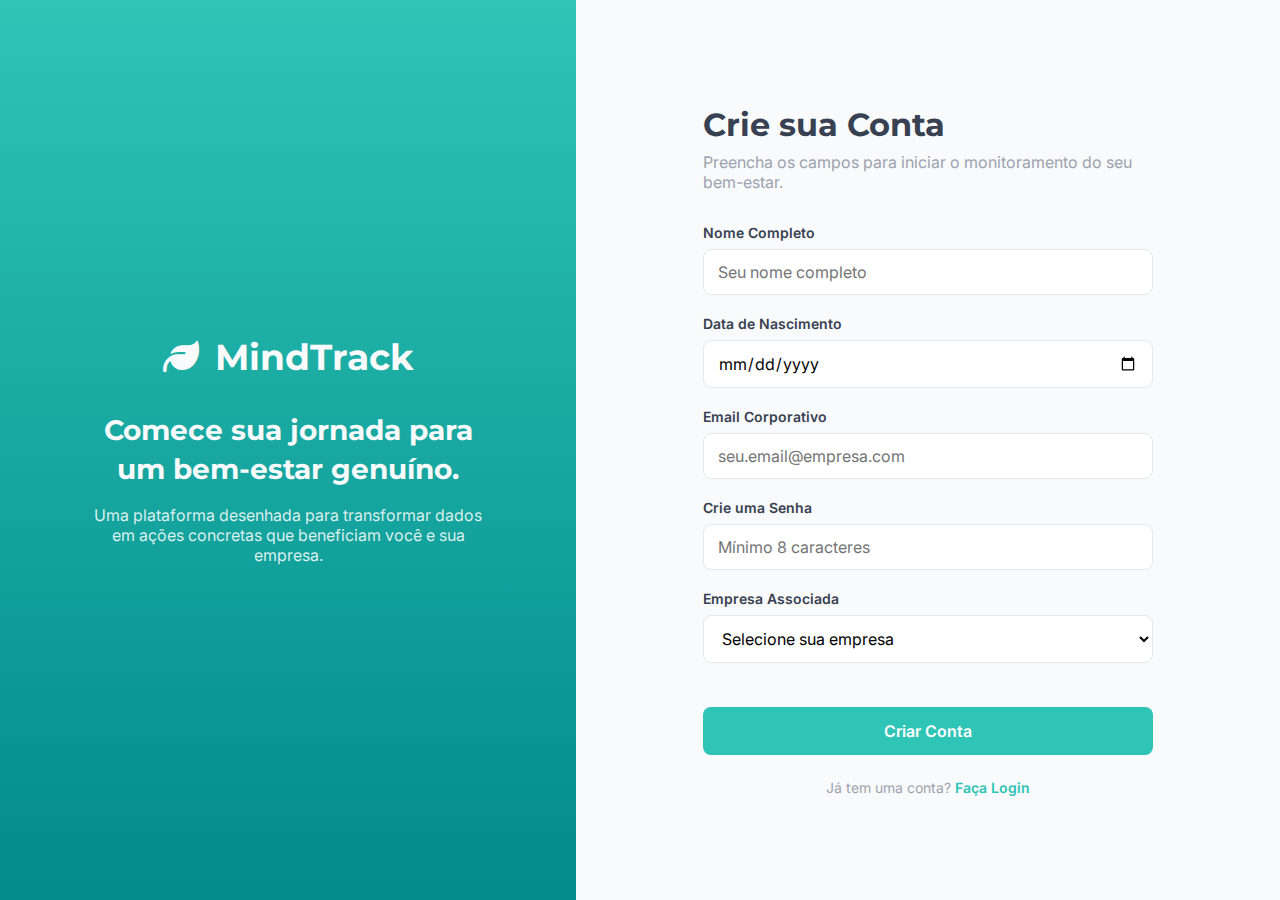
<file: Cadastro.html>
<!DOCTYPE html>
<html lang="pt-BR">

<head>
    <meta charset="UTF-8">
    <meta name="viewport" content="width=device-width, initial-scale=1.0">
    <title>MindTrack - Crie sua Conta</title>

    <link rel="preconnect" href="https://fonts.googleapis.com">
    <link rel="preconnect" href="https://fonts.gstatic.com" crossorigin>
    <link
        href="https://fonts.googleapis.com/css2?family=Montserrat:wght@600;700&family=Inter:wght@400;500;600&display=swap"
        rel="stylesheet">
    <link rel="stylesheet" href="https://cdnjs.cloudflare.com/ajax/libs/font-awesome/6.5.2/css/all.min.css">

    <style>
        /* 1. VARIÁVEIS DE ESTILO E CONFIGURAÇÕES GLOBAIS */
        :root {
            --bg-main: #F9FAFB;
            --bg-widget: #FFFFFF;
            --primary-gradient: linear-gradient(180deg, #2EC4B6 0%, #018B8B 100%);
            --primary-accent: #2EC4B6;
            --primary-accent-light: #E0F2F1;
            --text-dark: #374151;
            --text-light: #F9FAFB;
            --text-muted: #9CA3AF;
            --border-color: #E5E7EB;
            --font-title: 'Montserrat', sans-serif;
            --font-body: 'Inter', sans-serif;
            --shadow-soft: 0 4px 6px -1px rgba(0, 0, 0, 0.05), 0 2px 4px -2px rgba(0, 0, 0, 0.05);
            --shadow-medium: 0 10px 15px -3px rgba(0, 0, 0, 0.07), 0 4px 6px -4px rgba(0, 0, 0, 0.07);
        }

        * {
            margin: 0;
            padding: 0;
            box-sizing: border-box;
        }

        body {
            font-family: var(--font-body);
            background-color: var(--bg-main);
            color: var(--text-dark);
            height: 100vh;
            overflow: hidden;
            display: flex;
        }

        /* 2. LAYOUT PRINCIPAL DA PÁGINA DE CADASTRO */
        .signup-container {
            display: flex;
            width: 100%;
            height: 100%;
        }

        /* Painel Esquerdo (Branding) */
        .signup-branding {
            flex-basis: 45%;
            background: var(--primary-gradient);
            color: var(--text-light);
            display: flex;
            flex-direction: column;
            align-items: center;
            justify-content: center;
            padding: 40px;
            text-align: center;
        }

        .logo {
            font-family: var(--font-title);
            font-size: 36px;
            font-weight: 700;
            display: flex;
            align-items: center;
            gap: 16px;
            margin-bottom: 32px;
        }

        .signup-branding h1 {
            font-family: var(--font-title);
            font-size: 28px;
            font-weight: 700;
            line-height: 1.4;
            margin-bottom: 16px;
            max-width: 400px;
        }

        .signup-branding p {
            font-size: 16px;
            color: rgba(255, 255, 255, 0.85);
            max-width: 400px;
        }

        /* Painel Direito (Formulário) */
        .signup-form-area {
            flex-basis: 55%;
            display: flex;
            align-items: center;
            justify-content: center;
            padding: 40px;
            overflow-y: auto; /* Permite rolagem se o formulário for grande */
        }

        .signup-card {
            width: 100%;
            max-width: 450px;
        }

        .signup-card h2 {
            font-family: var(--font-title);
            font-size: 32px;
            font-weight: 700;
            margin-bottom: 8px;
        }

        .signup-card .subtitle {
            font-size: 16px;
            color: var(--text-muted);
            margin-bottom: 32px;
        }

        /* 3. ESTILOS DO FORMULÁRIO */
        .form-group {
            margin-bottom: 20px;
        }

        .form-group label {
            display: block;
            font-weight: 600;
            margin-bottom: 8px;
            font-size: 14px;
        }

        .form-group input,
        .form-group select {
            width: 100%;
            padding: 12px 14px;
            border: 1px solid var(--border-color);
            border-radius: 8px;
            font-size: 16px;
            font-family: var(--font-body);
            background-color: #fff;
            transition: border-color 0.2s ease, box-shadow 0.2s ease;
        }

        .form-group input:focus,
        .form-group select:focus {
            outline: none;
            border-color: var(--primary-accent);
            box-shadow: 0 0 0 3px var(--primary-accent-light);
        }
        
        .checkbox-group {
            display: flex;
            align-items: center;
            gap: 10px;
            margin-top: 16px;
            background-color: #f9fafb;
            padding: 12px;
            border-radius: 8px;
        }

        .hidden {
            display: none;
        }
        
        /* Botão Principal */
        .btn-submit {
            width: 100%;
            padding: 14px;
            font-family: var(--font-body);
            font-size: 16px;
            font-weight: 600;
            border: none;
            border-radius: 8px;
            cursor: pointer;
            transition: all 0.2s ease;
            background-color: var(--primary-accent);
            color: #fff;
            margin-top: 24px;
        }

        .btn-submit:hover {
            background-color: #28a79b;
            box-shadow: var(--shadow-soft);
        }

        /* Link de Login */
        .login-link {
            text-align: center;
            margin-top: 24px;
            font-size: 14px;
            color: var(--text-muted);
        }

        .login-link a {
            color: var(--primary-accent);
            font-weight: 600;
            text-decoration: none;
        }

        .login-link a:hover {
            text-decoration: underline;
        }
        
        /* 4. AJUSTES PARA TELAS MENORES (Responsividade) */
        @media (max-width: 768px) {
            .signup-branding {
                display: none;
            }
            .signup-form-area {
                flex-basis: 100%;
            }
        }
    </style>
</head>

<body>
    <div class="signup-container">
        <div class="signup-branding">
            <div class="logo">
                <i class="fa-solid fa-leaf"></i>
                <span>MindTrack</span>
            </div>
            <h1>Comece sua jornada para um bem-estar genuíno.</h1>
            <p>Uma plataforma desenhada para transformar dados em ações concretas que beneficiam você e sua empresa.</p>
        </div>

        <div class="signup-form-area">
            <div class="signup-card">
                <h2>Crie sua Conta</h2>
                <p class="subtitle">Preencha os campos para iniciar o monitoramento do seu bem-estar.</p>

                <form action="./Jornada.html">
                    <div class="form-group">
                        <label for="nome">Nome Completo</label>
                        <input type="text" id="nome" placeholder="Seu nome completo" required>
                    </div>

                    <div class="form-group">
                        <label for="nascimento">Data de Nascimento</label>
                        <input type="date" id="nascimento" required>
                    </div>

                    <div class="form-group">
                        <label for="email">Email Corporativo</label>
                        <input type="email" id="email" placeholder="seu.email@empresa.com" required>
                    </div>

                    <div class="form-group">
                        <label for="password">Crie uma Senha</label>
                        <input type="password" id="password" placeholder="Mínimo 8 caracteres" required>
                    </div>

                    <div class="form-group">
                        <label for="empresa">Empresa Associada</label>
                        <select id="empresa" required>
                            <option value="" disabled selected>Selecione sua empresa</option>
                            <option value="tech-solutions">Tech Solutions</option>
                            <option value="inova-corp">Inova Corp</option>
                            <option value="nexus-digital">Nexus Digital</option>
                            <option value="outra">Outra...</option>
                        </select>
                    </div>

                    <div id="outra-empresa-fields" class="hidden">
                        <div class="checkbox-group">
                            <input type="checkbox" id="conta-individual">
                            <label for="conta-individual">É uma conta individual?</label>
                        </div>

                        <div id="nova-empresa-container" class="form-group hidden" style="margin-top: 20px;">
                            <label for="nova-empresa">Nome da Nova Empresa</label>
                            <input type="text" id="nova-empresa" placeholder="Digite o nome da sua empresa">
                        </div>
                    </div>

                    <button type="submit" class="btn-submit">Criar Conta</button>
                </form>

                <p class="login-link">
                    Já tem uma conta? <a href="./Login.html">Faça Login</a>
                </p>
            </div>
        </div>
    </div>
    
    <script>
        document.addEventListener('DOMContentLoaded', function() {
            const empresaSelect = document.getElementById('empresa');
            const outrosCampos = document.getElementById('outra-empresa-fields');
            const contaIndividualCheckbox = document.getElementById('conta-individual');
            const novaEmpresaContainer = document.getElementById('nova-empresa-container');
            const novaEmpresaInput = document.getElementById('nova-empresa');

            empresaSelect.addEventListener('change', function() {
                if (this.value === 'outra') {
                    outrosCampos.classList.remove('hidden');
                    // Por padrão, ao selecionar 'Outra', asumimos que não é individual
                    contaIndividualCheckbox.checked = false;
                    novaEmpresaContainer.classList.remove('hidden');
                    novaEmpresaInput.required = true;
                } else {
                    outrosCampos.classList.add('hidden');
                    novaEmpresaContainer.classList.add('hidden');
                    novaEmpresaInput.required = false;
                }
            });

            contaIndividualCheckbox.addEventListener('change', function() {
                if (this.checked) {
                    // Se for conta individual, esconde o campo para nome da nova empresa
                    novaEmpresaContainer.classList.add('hidden');
                    novaEmpresaInput.required = false;
                } else {
                    // Se não for, mostra o campo
                    novaEmpresaContainer.classList.remove('hidden');
                    novaEmpresaInput.required = true;
                }
            });
        });
    </script>

</body>

</html>
</file>
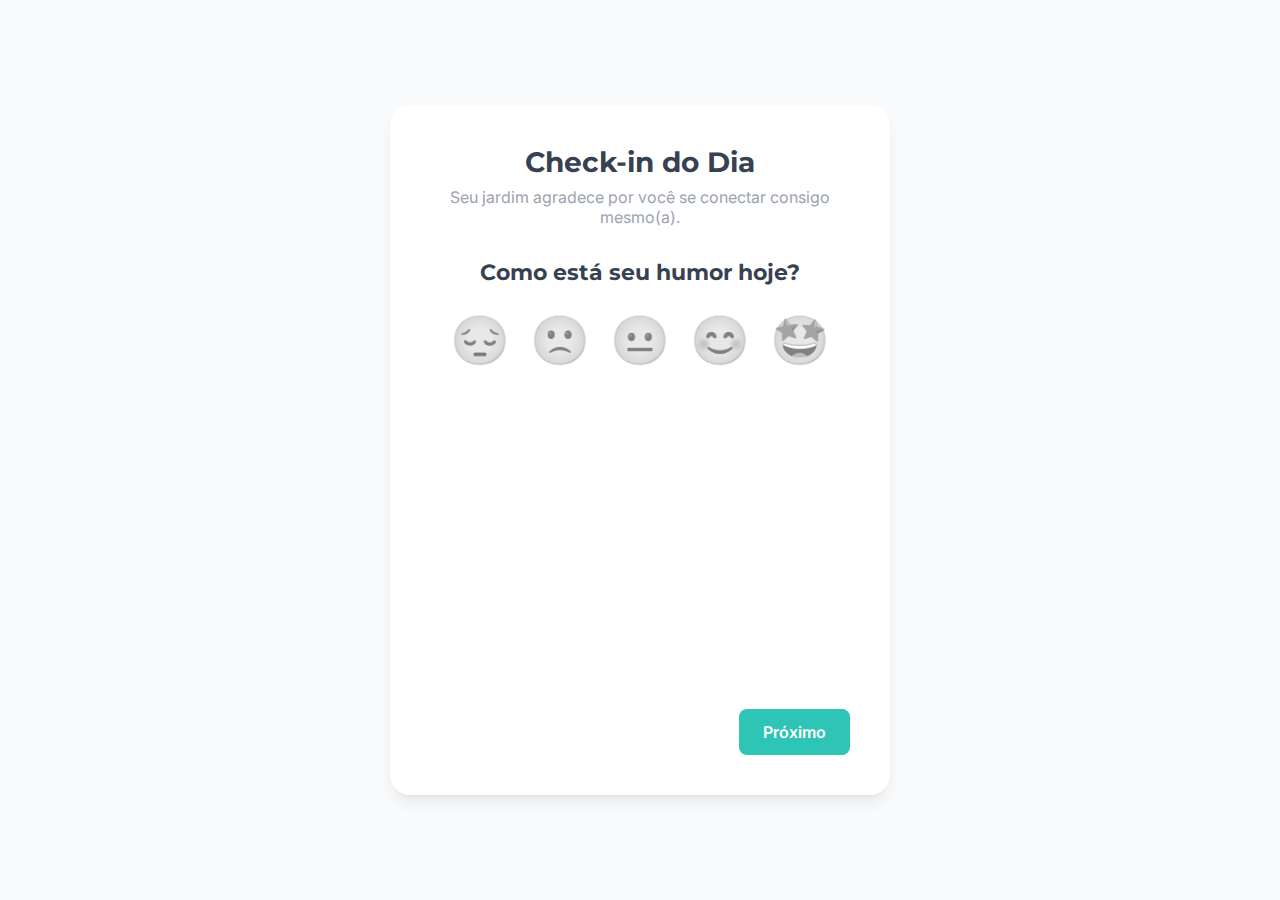
<file: Checkin.html>
<!DOCTYPE html>
<html lang="pt-BR">

<head>
    <meta charset="UTF-8">
    <meta name="viewport" content="width=device-width, initial-scale=1.0">
    <title>MindTrack - Check-in do Dia</title>

    <link rel="preconnect" href="https://fonts.googleapis.com">
    <link rel="preconnect" href="https://fonts.gstatic.com" crossorigin>
    <link
        href="https://fonts.googleapis.com/css2?family=Montserrat:wght@600;700&family=Inter:wght@400;500;600&display=swap"
        rel="stylesheet">
    <link rel="stylesheet" href="https://cdnjs.cloudflare.com/ajax/libs/font-awesome/6.5.2/css/all.min.css">

    <style>
        :root {
            --bg-main: #F9FAFB;
            --bg-widget: #FFFFFF;
            --primary-gradient: linear-gradient(180deg, #2EC4B6 0%, #018B8B 100%);
            --primary-accent: #2EC4B6;
            --secondary-accent: #8E7AB5;
            --text-dark: #374151;
            --text-light: #F9FAFB;
            --text-muted: #9CA3AF;
            --border-color: #E5E7EB;
            --color-positive: #34D399;
            --color-neutral: #FBBF24;
            --color-negative: #FB923C;
            --font-title: 'Montserrat', sans-serif;
            --font-body: 'Inter', sans-serif;
            --shadow-soft: 0 4px 6px -1px rgba(0, 0, 0, 0.05), 0 2px 4px -2px rgba(0, 0, 0, 0.05);
            --shadow-medium: 0 10px 15px -3px rgba(0, 0, 0, 0.07), 0 4px 6px -4px rgba(0, 0, 0, 0.07);
        }

        @keyframes fadeIn {
            from {
                opacity: 0;
            }

            to {
                opacity: 1;
            }
        }
        
        @keyframes fadeInUp {
            from {
                opacity: 0;
                transform: translateY(20px);
            }

            to {
                opacity: 1;
                transform: translateY(0);
            }
        }
        
        @keyframes scaleUp {
            from {
                transform: scale(0.8);
                opacity: 0;
            }
            to {
                transform: scale(1);
                opacity: 1;
            }
        }

        * {
            margin: 0;
            padding: 0;
            box-sizing: border-box;
        }

        body {
            font-family: var(--font-body);
            background-color: var(--bg-main);
            color: var(--text-dark);
            display: flex;
            height: 100vh;
            overflow: hidden;
            align-items: center;
            justify-content: center;
        }

        .checkin-container {
            background-color: var(--bg-widget);
            padding: 40px;
            border-radius: 20px;
            box-shadow: var(--shadow-medium);
            text-align: center;
            width: 100%;
            max-width: 500px;
            animation: fadeIn 0.5s ease-out;
        }

        .checkin-header {
            margin-bottom: 32px;
            animation: fadeInUp 0.6s ease-out 0.2s;
        }
        
        .checkin-header h1 {
            font-family: var(--font-title);
            font-size: 28px;
            font-weight: 700;
            margin-bottom: 8px;
        }
        
        .checkin-header p {
            font-size: 16px;
            color: var(--text-muted);
        }

        .question-group {
            margin-bottom: 40px;
            opacity: 0;
            animation: scaleUp 0.5s ease-out forwards;
        }

        .question-group.active {
            opacity: 1;
            animation: scaleUp 0.5s ease-out forwards;
        }

        .question-group h2 {
            font-family: var(--font-title);
            font-size: 22px;
            margin-bottom: 24px;
        }
        
        .answer-options {
            display: flex;
            justify-content: center;
            gap: 20px;
        }
        
        .answer-option {
            font-size: 48px;
            cursor: pointer;
            transition: transform 0.2s ease, filter 0.2s ease;
            filter: grayscale(100%);
            opacity: 0.6;
            animation: fadeInUp 0.5s ease-out;
        }

        .answer-option:hover, .answer-option.selected {
            transform: scale(1.1);
            filter: grayscale(0);
            opacity: 1;
        }

        .answer-option:nth-child(1) { color: #8B5CF6; animation-delay: 0.1s; }
        .answer-option:nth-child(2) { color: #F87171; animation-delay: 0.2s; }
        .answer-option:nth-child(3) { color: #FBBF24; animation-delay: 0.3s; }
        .answer-option:nth-child(4) { color: #34D399; animation-delay: 0.4s; }
        .answer-option:nth-child(5) { color: #2EC4B6; animation-delay: 0.5s; }

        .form-nav {
            display: flex;
            justify-content: space-between;
            margin-top: 40px;
        }
        
        .btn {
            padding: 12px 24px;
            font-family: var(--font-body);
            font-size: 16px;
            font-weight: 600;
            border: none;
            border-radius: 8px;
            cursor: pointer;
            transition: all 0.2s ease;
            display: inline-flex;
            align-items: center;
            gap: 8px;
        }

        .btn-secondary {
            background-color: #fff;
            border: 1px solid var(--border-color);
            color: var(--text-dark);
        }
        
        .btn-secondary:hover {
            background-color: var(--border-color);
        }

        .btn-primary {
            background-color: var(--primary-accent);
            color: #fff;
        }

        .btn-primary:hover {
            background-color: #28a79b;
        }
        
        #final-message {
            display: none;
        }
        
        #final-message .icon {
            font-size: 60px;
            color: var(--color-positive);
            margin-bottom: 16px;
        }
        
        #final-message h2 {
            font-family: var(--font-title);
            font-size: 24px;
            margin-bottom: 8px;
        }
        
        #final-message p {
            font-size: 16px;
            color: var(--text-muted);
            margin-bottom: 24px;
        }
    </style>
</head>

<body>

    <div class="checkin-container">
        <div class="checkin-header">
            <h1>Check-in do Dia</h1>
            <p>Seu jardim agradece por você se conectar consigo mesmo(a).</p>
        </div>

        <div id="checkin-form">

            <div class="question-group active" data-step="1">
                <h2>Como está seu humor hoje?</h2>
                <div class="answer-options">
                    <span class="answer-option" data-value="1">😔</span>
                    <span class="answer-option" data-value="2">🙁</span>
                    <span class="answer-option" data-value="3">😐</span>
                    <span class="answer-option" data-value="4">😊</span>
                    <span class="answer-option" data-value="5">🤩</span>
                </div>
            </div>

            <div class="question-group" data-step="2">
                <h2>Qual a sua energia?</h2>
                <div class="answer-options">
                    <span class="answer-option" data-value="1">😴</span>
                    <span class="answer-option" data-value="2">🥱</span>
                    <span class="answer-option" data-value="3">💪</span>
                    <span class="answer-option" data-value="4">⚡</span>
                    <span class="answer-option" data-value="5">🚀</span>
                </div>
            </div>

            <div class="question-group" data-step="3">
                <h2>Como você avalia seu sono?</h2>
                <div class="answer-options">
                    <span class="answer-option" data-value="1">😩</span>
                    <span class="answer-option" data-value="2">😔</span>
                    <span class="answer-option" data-value="3">😐</span>
                    <span class="answer-option" data-value="4">🙂</span>
                    <span class="answer-option" data-value="5">😇</span>
                </div>
            </div>

            <div class="form-nav">
                <button id="prev-btn" class="btn btn-secondary" style="visibility: hidden;"><i class="fa-solid fa-arrow-left"></i> Voltar</button>
                <button id="next-btn" class="btn btn-primary" disabled>Próximo <i class="fa-solid fa-arrow-right"></i></button>
            </div>
            
        </div>

        <div id="final-message" class="widget">
            <div class="icon"><i class="fa-solid fa-seedling"></i></div>
            <h2>Check-in Concluído!</h2>
            <p>Sua planta ganhou mais uma gota de orvalho. Volte amanhã para cuidar dela!</p>
            <a href="./Jornada.html" class="btn btn-primary">Voltar para o Jardim</a>
        </div>
    </div>
    
    <script>
        const form = document.getElementById('checkin-form');
        const questions = document.querySelectorAll('.question-group');
        const nextBtn = document.getElementById('next-btn');
        const prevBtn = document.getElementById('prev-btn');
        const finalMessage = document.getElementById('final-message');
        
        let currentStep = 1;
        const totalSteps = questions.length;

        function updateUI() {
            questions.forEach(q => q.classList.remove('active'));
            document.querySelector(`.question-group[data-step="${currentStep}"]`).classList.add('active');

            prevBtn.style.visibility = currentStep > 1 ? 'visible' : 'hidden';
            nextBtn.textContent = currentStep === totalSteps ? 'Finalizar' : 'Próximo';
            nextBtn.disabled = true; // Desabilita até uma nova opção ser selecionada
            
            // Re-bind click listeners for the new active question
            const currentOptions = document.querySelectorAll(`.question-group.active .answer-option`);
            currentOptions.forEach(opt => {
                opt.classList.remove('selected');
                opt.onclick = () => {
                    currentOptions.forEach(o => o.classList.remove('selected'));
                    opt.classList.add('selected');
                    nextBtn.disabled = false;
                };
            });
        }

        nextBtn.onclick = () => {
            if (currentStep < totalSteps) {
                currentStep++;
                updateUI();
            } else {
                form.style.display = 'none';
                finalMessage.style.display = 'block';
            }
        };

        prevBtn.onclick = () => {
            if (currentStep > 1) {
                currentStep--;
                updateUI();
            }
        };
        
        // Initial setup
        updateUI();

    </script>
</body>

</html>
</file>
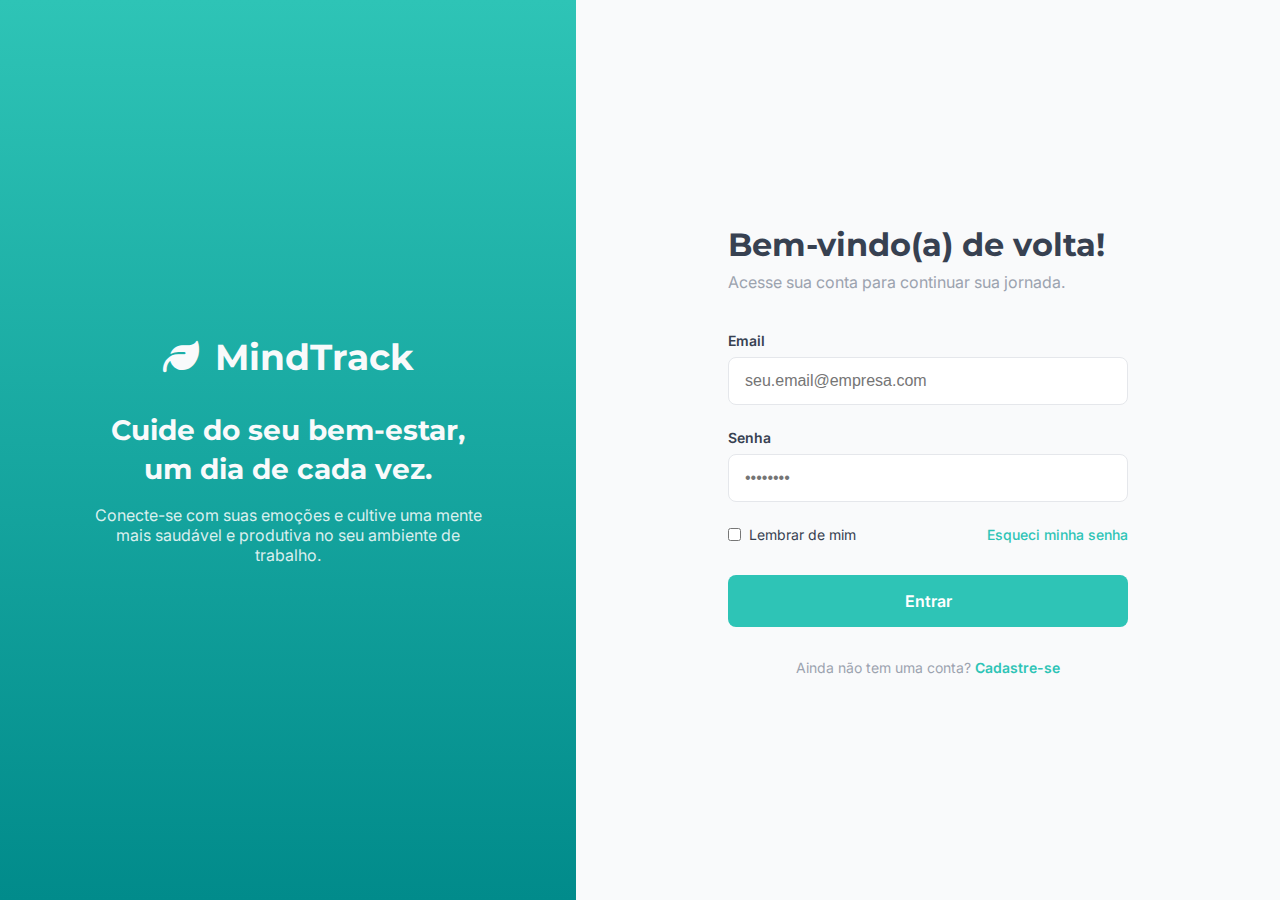
<file: Login.html>
<!DOCTYPE html>
<html lang="pt-BR">

<head>
    <meta charset="UTF-8">
    <meta name="viewport" content="width=device-width, initial-scale=1.0">
    <title>MindTrack - Login</title>

    <link rel="preconnect" href="https://fonts.googleapis.com">
    <link rel="preconnect" href="https://fonts.gstatic.com" crossorigin>
    <link
        href="https://fonts.googleapis.com/css2?family=Montserrat:wght@600;700&family=Inter:wght@400;500;600&display=swap"
        rel="stylesheet">
    <link rel="stylesheet" href="https://cdnjs.cloudflare.com/ajax/libs/font-awesome/6.5.2/css/all.min.css">

    <style>
        /* 1. VARIÁVEIS DE ESTILO E CONFIGURAÇÕES GLOBAIS (extraídas das páginas existentes) */
        :root {
            --bg-main: #F9FAFB;
            --bg-widget: #FFFFFF;
            --primary-gradient: linear-gradient(180deg, #2EC4B6 0%, #018B8B 100%);
            --primary-accent: #2EC4B6;
            --primary-accent-light: #E0F2F1;
            --text-dark: #374151;
            --text-light: #F9FAFB;
            --text-muted: #9CA3AF;
            --border-color: #E5E7EB;
            --font-title: 'Montserrat', sans-serif;
            --font-body: 'Inter', sans-serif;
            --shadow-soft: 0 4px 6px -1px rgba(0, 0, 0, 0.05), 0 2px 4px -2px rgba(0, 0, 0, 0.05);
            --shadow-medium: 0 10px 15px -3px rgba(0, 0, 0, 0.07), 0 4px 6px -4px rgba(0, 0, 0, 0.07);
        }

        * {
            margin: 0;
            padding: 0;
            box-sizing: border-box;
        }

        body {
            font-family: var(--font-body);
            background-color: var(--bg-main);
            color: var(--text-dark);
            height: 100vh;
            overflow: hidden;
            display: flex;
        }

        /* 2. LAYOUT PRINCIPAL DA PÁGINA DE LOGIN */
        .login-container {
            display: flex;
            width: 100%;
            height: 100%;
        }

        /* Painel Esquerdo (Branding) */
        .login-branding {
            flex-basis: 45%;
            background: var(--primary-gradient);
            color: var(--text-light);
            display: flex;
            flex-direction: column;
            align-items: center;
            justify-content: center;
            padding: 40px;
            text-align: center;
        }

        .logo {
            font-family: var(--font-title);
            font-size: 36px;
            font-weight: 700;
            display: flex;
            align-items: center;
            gap: 16px;
            margin-bottom: 32px;
        }

        .login-branding h1 {
            font-family: var(--font-title);
            font-size: 28px;
            font-weight: 700;
            line-height: 1.4;
            margin-bottom: 16px;
            max-width: 400px;
        }

        .login-branding p {
            font-size: 16px;
            color: rgba(255, 255, 255, 0.85);
            max-width: 400px;
        }

        /* Painel Direito (Formulário) */
        .login-form-area {
            flex-basis: 55%;
            display: flex;
            align-items: center;
            justify-content: center;
            padding: 40px;
        }

        .login-card {
            width: 100%;
            max-width: 400px;
        }

        .login-card h2 {
            font-family: var(--font-title);
            font-size: 32px;
            font-weight: 700;
            margin-bottom: 8px;
        }

        .login-card .subtitle {
            font-size: 16px;
            color: var(--text-muted);
            margin-bottom: 40px;
        }

        /* 3. ESTILOS DO FORMULÁRIO (baseado em ConfiguracoesColaborador.html) */
        .form-group {
            margin-bottom: 24px;
        }

        .form-group label {
            display: block;
            font-weight: 600;
            margin-bottom: 8px;
            font-size: 14px;
        }

        .form-group input {
            width: 100%;
            padding: 14px 16px;
            border: 1px solid var(--border-color);
            border-radius: 8px;
            font-size: 16px;
            transition: border-color 0.2s ease, box-shadow 0.2s ease;
        }

        .form-group input:focus {
            outline: none;
            border-color: var(--primary-accent);
            box-shadow: 0 0 0 3px var(--primary-accent-light);
        }
        
        .form-options {
            display: flex;
            justify-content: space-between;
            align-items: center;
            margin-bottom: 32px;
        }
        
        .form-options .checkbox-group {
            display: flex;
            align-items: center;
            gap: 8px;
            font-size: 14px;
        }

        .form-options a {
            font-size: 14px;
            font-weight: 500;
            color: var(--primary-accent);
            text-decoration: none;
        }
        
        .form-options a:hover {
            text-decoration: underline;
        }

        /* Botão Principal */
        .btn-submit {
            width: 100%;
            padding: 16px;
            font-family: var(--font-body);
            font-size: 16px;
            font-weight: 600;
            border: none;
            border-radius: 8px;
            cursor: pointer;
            transition: all 0.2s ease;
            background-color: var(--primary-accent);
            color: #fff;
        }

        .btn-submit:hover {
            background-color: #28a79b; /* Um tom ligeiramente mais escuro para o hover */
            box-shadow: var(--shadow-soft);
        }

        /* Link de Cadastro */
        .signup-link {
            text-align: center;
            margin-top: 32px;
            font-size: 14px;
            color: var(--text-muted);
        }

        .signup-link a {
            color: var(--primary-accent);
            font-weight: 600;
            text-decoration: none;
        }

        .signup-link a:hover {
            text-decoration: underline;
        }
        
        /* 4. AJUSTES PARA TELAS MENORES (Responsividade) */
        @media (max-width: 768px) {
            .login-branding {
                display: none; /* Oculta o painel de branding em telas pequenas */
            }
            .login-form-area {
                flex-basis: 100%;
            }
        }

    </style>
</head>

<body>
    <div class="login-container">
        <div class="login-branding">
            <div class="logo">
                <i class="fa-solid fa-leaf"></i>
                <span>MindTrack</span>
            </div>
            <h1>Cuide do seu bem-estar, um dia de cada vez.</h1>
            <p>Conecte-se com suas emoções e cultive uma mente mais saudável e produtiva no seu ambiente de trabalho.</p>
        </div>

        <div class="login-form-area">
            <div class="login-card">
                <h2>Bem-vindo(a) de volta!</h2>
                <p class="subtitle">Acesse sua conta para continuar sua jornada.</p>

                <form action="./Jornada.html">
                    <div class="form-group">
                        <label for="email">Email</label>
                        <input type="email" id="email" placeholder="seu.email@empresa.com" required>
                    </div>

                    <div class="form-group">
                        <label for="password">Senha</label>
                        <input type="password" id="password" placeholder="••••••••" required>
                    </div>
                    
                    <div class="form-options">
                        <div class="checkbox-group">
                            <input type="checkbox" id="remember-me">
                            <label for="remember-me">Lembrar de mim</label>
                        </div>
                        <a href="#">Esqueci minha senha</a>
                    </div>

                    <button type="submit" class="btn-submit">Entrar</button>
                </form>

                <p class="signup-link">
                    Ainda não tem uma conta? <a href="./Cadastro.html">Cadastre-se</a>
                </p>
            </div>
        </div>
    </div>
</body>

</html>
</file>
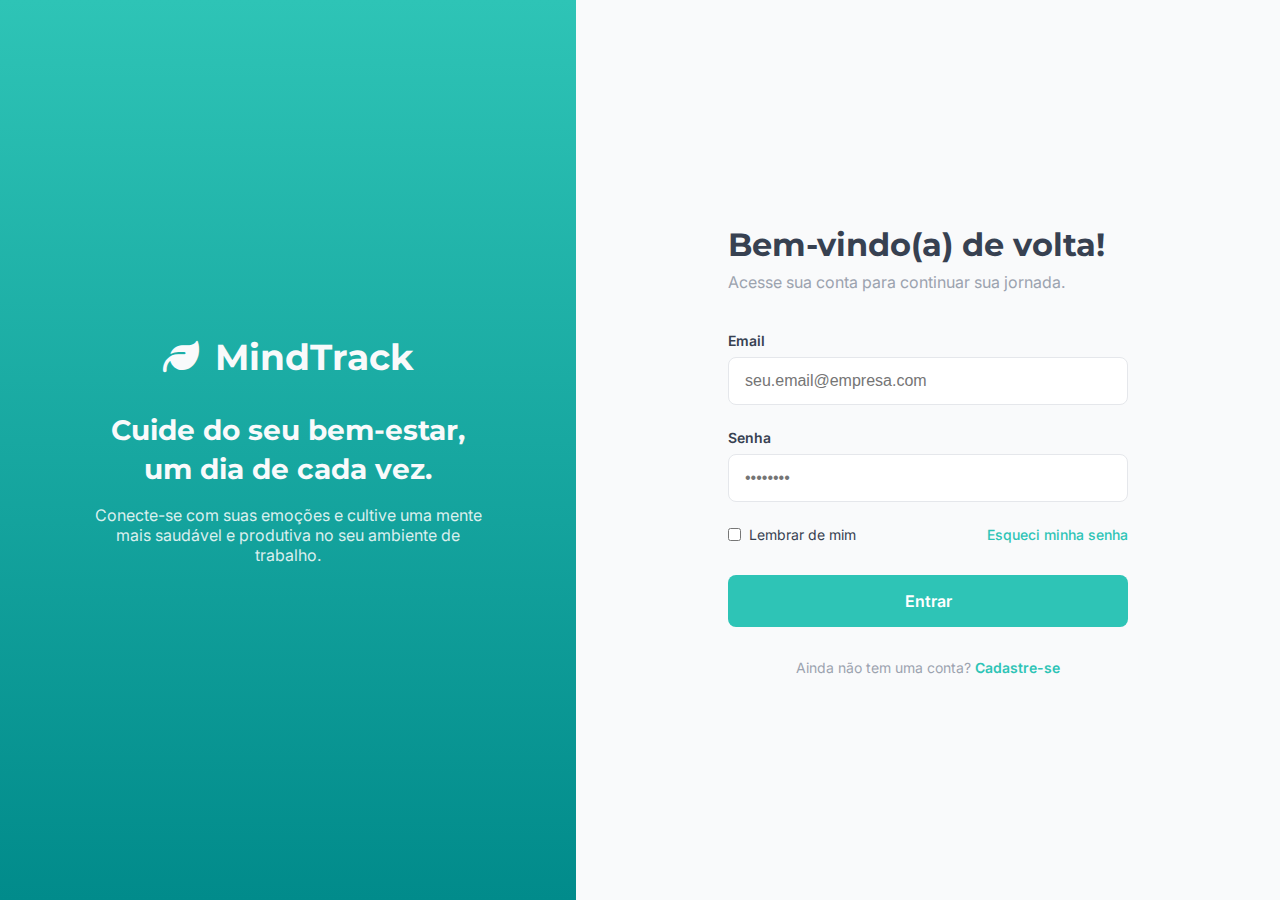
<file: test-api.html>
<!DOCTYPE html>
<html lang="pt-BR">

<head>
    <meta charset="UTF-8">
    <meta name="viewport" content="width=device-width, initial-scale=1.0">
    <title>MindTrack - Login</title>

    <link rel="preconnect" href="https://fonts.googleapis.com">
    <link rel="preconnect" href="https://fonts.gstatic.com" crossorigin>
    <link
        href="https://fonts.googleapis.com/css2?family=Montserrat:wght@600;700&family=Inter:wght@400;500;600&display=swap"
        rel="stylesheet">
    <link rel="stylesheet" href="https://cdnjs.cloudflare.com/ajax/libs/font-awesome/6.5.2/css/all.min.css">

    <style>
        /* 1. VARIÁVEIS DE ESTILO E CONFIGURAÇÕES GLOBAIS (extraídas das páginas existentes) */
        :root {
            --bg-main: #F9FAFB;
            --bg-widget: #FFFFFF;
            --primary-gradient: linear-gradient(180deg, #2EC4B6 0%, #018B8B 100%);
            --primary-accent: #2EC4B6;
            --primary-accent-light: #E0F2F1;
            --text-dark: #374151;
            --text-light: #F9FAFB;
            --text-muted: #9CA3AF;
            --border-color: #E5E7EB;
            --font-title: 'Montserrat', sans-serif;
            --font-body: 'Inter', sans-serif;
            --shadow-soft: 0 4px 6px -1px rgba(0, 0, 0, 0.05), 0 2px 4px -2px rgba(0, 0, 0, 0.05);
            --shadow-medium: 0 10px 15px -3px rgba(0, 0, 0, 0.07), 0 4px 6px -4px rgba(0, 0, 0, 0.07);
        }

        * {
            margin: 0;
            padding: 0;
            box-sizing: border-box;
        }

        body {
            font-family: var(--font-body);
            background-color: var(--bg-main);
            color: var(--text-dark);
            height: 100vh;
            overflow: hidden;
            display: flex;
        }

        /* 2. LAYOUT PRINCIPAL DA PÁGINA DE LOGIN */
        .login-container {
            display: flex;
            width: 100%;
            height: 100%;
        }

        /* Painel Esquerdo (Branding) */
        .login-branding {
            flex-basis: 45%;
            background: var(--primary-gradient);
            color: var(--text-light);
            display: flex;
            flex-direction: column;
            align-items: center;
            justify-content: center;
            padding: 40px;
            text-align: center;
        }

        .logo {
            font-family: var(--font-title);
            font-size: 36px;
            font-weight: 700;
            display: flex;
            align-items: center;
            gap: 16px;
            margin-bottom: 32px;
        }

        .login-branding h1 {
            font-family: var(--font-title);
            font-size: 28px;
            font-weight: 700;
            line-height: 1.4;
            margin-bottom: 16px;
            max-width: 400px;
        }

        .login-branding p {
            font-size: 16px;
            color: rgba(255, 255, 255, 0.85);
            max-width: 400px;
        }

        /* Painel Direito (Formulário) */
        .login-form-area {
            flex-basis: 55%;
            display: flex;
            align-items: center;
            justify-content: center;
            padding: 40px;
        }

        .login-card {
            width: 100%;
            max-width: 400px;
        }

        .login-card h2 {
            font-family: var(--font-title);
            font-size: 32px;
            font-weight: 700;
            margin-bottom: 8px;
        }

        .login-card .subtitle {
            font-size: 16px;
            color: var(--text-muted);
            margin-bottom: 40px;
        }

        /* 3. ESTILOS DO FORMULÁRIO (baseado em ConfiguracoesColaborador.html) */
        .form-group {
            margin-bottom: 24px;
        }

        .form-group label {
            display: block;
            font-weight: 600;
            margin-bottom: 8px;
            font-size: 14px;
        }

        .form-group input {
            width: 100%;
            padding: 14px 16px;
            border: 1px solid var(--border-color);
            border-radius: 8px;
            font-size: 16px;
            transition: border-color 0.2s ease, box-shadow 0.2s ease;
        }

        .form-group input:focus {
            outline: none;
            border-color: var(--primary-accent);
            box-shadow: 0 0 0 3px var(--primary-accent-light);
        }

        .form-options {
            display: flex;
            justify-content: space-between;
            align-items: center;
            margin-bottom: 32px;
        }

        .form-options .checkbox-group {
            display: flex;
            align-items: center;
            gap: 8px;
            font-size: 14px;
        }

        .form-options a {
            font-size: 14px;
            font-weight: 500;
            color: var(--primary-accent);
            text-decoration: none;
        }

        .form-options a:hover {
            text-decoration: underline;
        }

        /* Botão Principal */
        .btn-submit {
            width: 100%;
            padding: 16px;
            font-family: var(--font-body);
            font-size: 16px;
            font-weight: 600;
            border: none;
            border-radius: 8px;
            cursor: pointer;
            transition: all 0.2s ease;
            background-color: var(--primary-accent);
            color: #fff;
        }

        .btn-submit:hover {
            background-color: #28a79b;
            /* Um tom ligeiramente mais escuro para o hover */
            box-shadow: var(--shadow-soft);
        }

        .btn-submit:disabled {
            background-color: #9CA3AF;
            cursor: not-allowed;
        }

        /* Link de Cadastro */
        .signup-link {
            text-align: center;
            margin-top: 32px;
            font-size: 14px;
            color: var(--text-muted);
        }

        .signup-link a {
            color: var(--primary-accent);
            font-weight: 600;
            text-decoration: none;
        }

        .signup-link a:hover {
            text-decoration: underline;
        }

        /* 4. AJUSTES PARA TELAS MENORES (Responsividade) */
        @media (max-width: 768px) {
            .login-branding {
                display: none;
                /* Oculta o painel de branding em telas pequenas */
            }

            .login-form-area {
                flex-basis: 100%;
            }
        }
    </style>
</head>

<body>
    <div class="login-container">
        <div class="login-branding">
            <div class="logo">
                <i class="fa-solid fa-leaf"></i>
                <span>MindTrack</span>
            </div>
            <h1>Cuide do seu bem-estar, um dia de cada vez.</h1>
            <p>Conecte-se com suas emoções e cultive uma mente mais saudável e produtiva no seu ambiente de trabalho.
            </p>
        </div>

        <div class="login-form-area">
            <div class="login-card">
                <h2>Bem-vindo(a) de volta!</h2>
                <p class="subtitle">Acesse sua conta para continuar sua jornada.</p>

                <form id="login-form">
                    <div class="form-group">
                        <label for="email">Email</label>
                        <input type="email" id="email" placeholder="seu.email@empresa.com" required>
                    </div>

                    <div class="form-group">
                        <label for="password">Senha</label>
                        <input type="password" id="password" placeholder="••••••••" required>
                    </div>

                    <div class="form-options">
                        <div class="checkbox-group">
                            <input type="checkbox" id="remember-me">
                            <label for="remember-me">Lembrar de mim</label>
                        </div>
                        <a href="#">Esqueci minha senha</a>
                    </div>

                    <button type="submit" class="btn-submit">Entrar</button>
                </form>

                <p class="signup-link">
                    Ainda não tem uma conta? <a href="./Cadastro.html">Cadastre-se</a>
                </p>
            </div>
        </div>
    </div>

    <script>
        const loginForm = document.querySelector('form');
        const submitButton = document.querySelector('.btn-submit');

        loginForm.addEventListener('submit', function (event) {
            event.preventDefault();

            const email = document.getElementById('email').value;
            const senha = document.getElementById('password').value;

            // CERTIFIQUE-SE DE QUE ESTA URL ESTÁ CORRETA E É A MAIS RECENTE
            const API_URL = 'https://script.google.com/macros/s/AKfycbycScdDY666D624_lBdXk5VHpjoYq1EKCN_FYKdFWGcTb0hB_q_mOrrHmAjx1yhvFVktQ/exec';

            submitButton.disabled = true;
            submitButton.textContent = 'Entrando...';

            const urlComParametros = `${API_URL}?action=login&email=${encodeURIComponent(email)}&senha=${encodeURIComponent(senha)}`;

            fetch(urlComParametros)
                .then(response => response.json())
                .then(result => {
                    if (result.success) {
                        localStorage.setItem('mindtrackUser', JSON.stringify(result.data));
                        window.location.href = './Jornada.html';
                    } else {
                        alert('Erro: ' + result.error);
                        submitButton.disabled = false;
                        submitButton.textContent = 'Entrar';
                    }
                })
                .catch(error => {
                    console.error('Erro ao fazer login:', error);
                    alert('Ocorreu um erro de conexão.');
                    submitButton.disabled = false;
                    submitButton.textContent = 'Entrar';
                });
        });
    </script>
</body>

</html>
</file>
